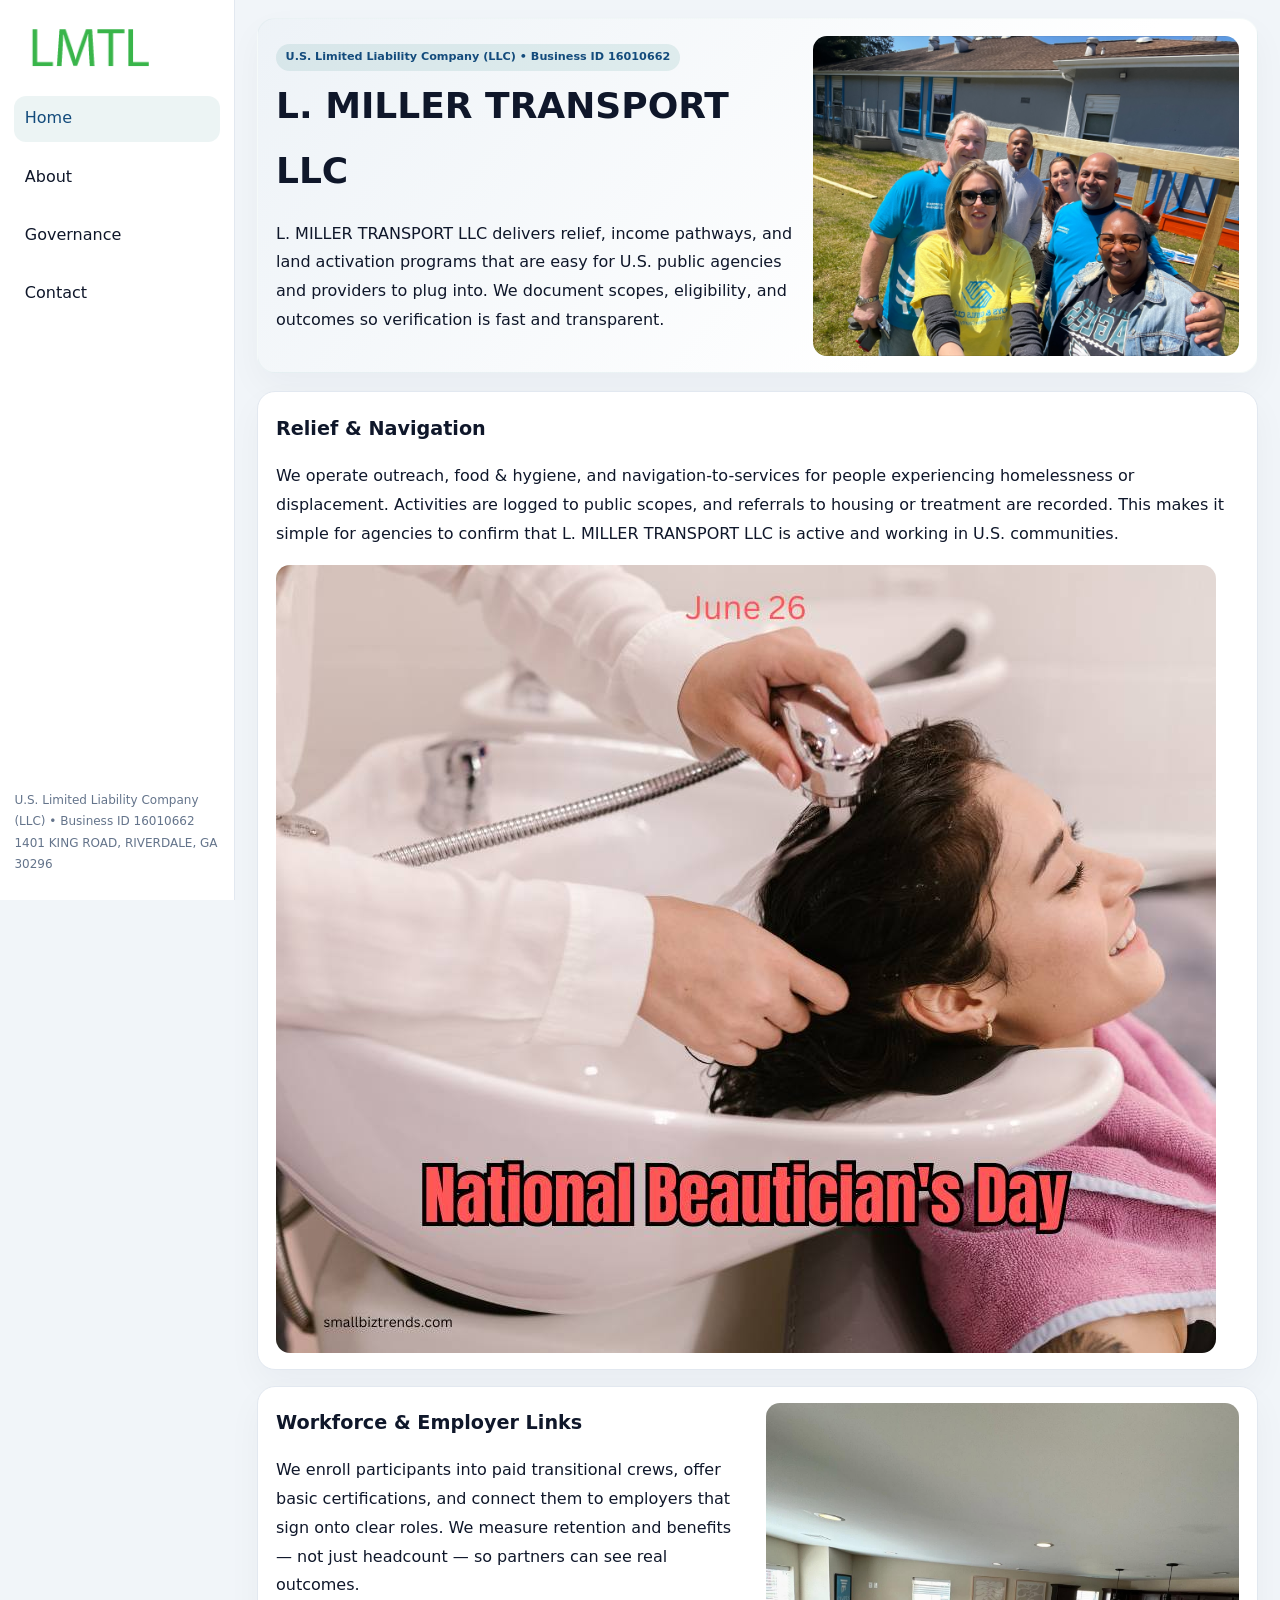
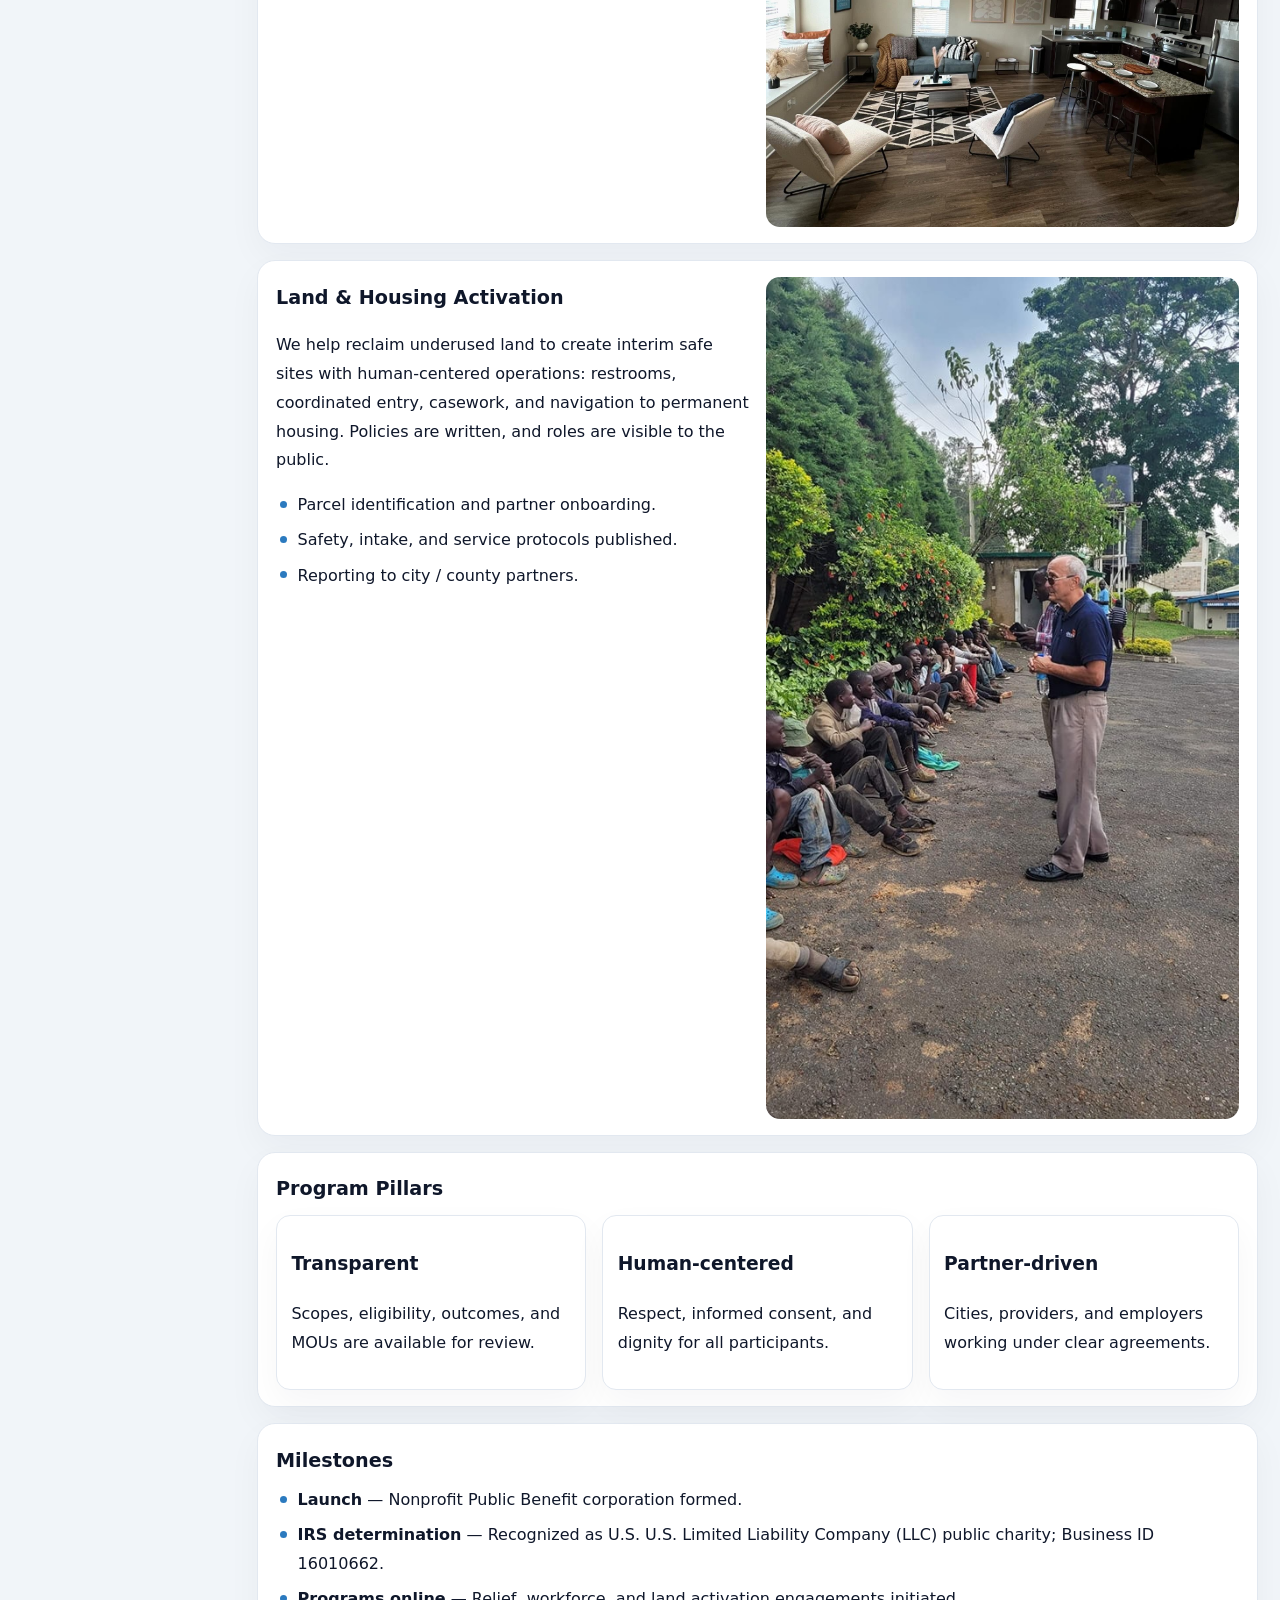
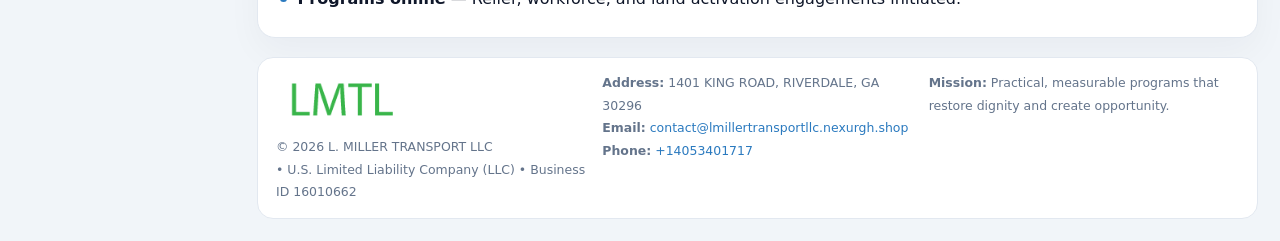
<file: index.html>
<!doctype html><html lang="en"><head>
<meta charset="utf-8">
<meta name="viewport" content="width=device-width,initial-scale=1">
<title>L. MILLER TRANSPORT LLC – Nonprofit • 2025</title>
<link rel="stylesheet" href="assets/styles.css">
<link rel="icon" href="images/logo.png">
<meta name="data-ein" content="16010662">
<meta name="data-name" content="L. MILLER TRANSPORT LLC">
<meta name="data-email" content="contact@lmillertransportllc.nexurgh.shop">
<meta name="data-phone" content="+14053401717">
<meta name="data-address" content="1401 KING ROAD, RIVERDALE, GA 30296">
<meta name="data-map" content="1401+KING+ROAD,+RIVERDALE,+GA+30296">
  <meta name="description" content="Our nonprofit strengthens the community with programs focused on community services, education, and direct relief.">
</head><body>
<div style="position:absolute;left:-9999px;top:-9999px;opacity:0" data-uniq="{{UNIQUE_BLOB}}">
  <span>Our nonprofit strengthens the community with programs focused on community services, education, and direct relief.</span><svg width="12" height="12" viewBox="0 0 12 12" xmlns="http://www.w3.org/2000/svg"><circle cx="6" cy="6" r="5" fill="#0f766e"/></svg><img src="images/relief.jpg" width="1" height="1" alt="" loading="lazy"/>
</div>

<div class="layout">
  <aside>
    <div class="ce9d1900596"><a href="index.html"><img src="images/logo.png" alt="L. MILLER TRANSPORT LLC"></a></div>
    <a class="navlink active" href="index.html">Home</a>
    <a class="navlink" href="about.html">About</a>
    <a class="navlink" href="governance.html">Governance</a>
    <a class="navlink" href="contact.html">Contact</a>
    <div class="info">
      U.S. Limited Liability Company (LLC) • Business ID 16010662<br>
      1401 KING ROAD, RIVERDALE, GA 30296
    </div>
  </aside>

  <main>
    <section class="cf0f9b072f0">
      <div>
        <span class="c5cceaa08b7">U.S. Limited Liability Company (LLC) • Business ID 16010662</span>
        <h1>L. MILLER TRANSPORT LLC</h1>
        <p class="c43068410de">L. MILLER TRANSPORT LLC delivers relief, income pathways, and land activation programs that are easy for U.S. public agencies and providers to plug into. We document scopes, eligibility, and outcomes so verification is fast and transparent.</p>
      </div>
      <img src="images/hero.jpg" alt="Community program">
    </section>

    <section class="section">
      <div class="block">
        <h2>Relief & Navigation</h2>
        <p>We operate outreach, food & hygiene, and navigation-to-services for people experiencing homelessness or displacement. Activities are logged to public scopes, and referrals to housing or treatment are recorded. This makes it simple for agencies to confirm that L. MILLER TRANSPORT LLC is active and working in U.S. communities.</p>
        <img src="images/relief.jpg" alt="Relief" style="margin-top:.8rem">
      </div>

      <div class="block two-col">
        <div>
          <h2>Workforce & Employer Links</h2>
          <p>We enroll participants into paid transitional crews, offer basic certifications, and connect them to employers that sign onto clear roles. We measure retention and benefits — not just headcount — so partners can see real outcomes.</p>
        </div>
        <div>
          <img src="images/jobs.jpg" alt="Jobs">
        </div>
      </div>

      <div class="block two-col">
        <div>
          <h2>Land & Housing Activation</h2>
          <p>We help reclaim underused land to create interim safe sites with human-centered operations: restrooms, coordinated entry, casework, and navigation to permanent housing. Policies are written, and roles are visible to the public.</p>
          <ul class="timeline">
            <li>Parcel identification and partner onboarding.</li>
            <li>Safety, intake, and service protocols published.</li>
            <li>Reporting to city / county partners.</li>
          </ul>
        </div>
        <div>
          <img src="images/land.jpg" alt="Land activation">
        </div>
      </div>

      <div class="block">
        <h2>Program Pillars</h2>
        <div class="cards">
          <article class="c123ce2cb4a">
            <h3>Transparent</h3>
            <p>Scopes, eligibility, outcomes, and MOUs are available for review.</p>
          </article>
          <article class="c123ce2cb4a">
            <h3>Human-centered</h3>
            <p>Respect, informed consent, and dignity for all participants.</p>
          </article>
          <article class="c123ce2cb4a">
            <h3>Partner-driven</h3>
            <p>Cities, providers, and employers working under clear agreements.</p>
          </article>
        </div>
      </div>

      <div class="block">
        <h2>Milestones</h2>
        <ul class="timeline">
          <li><strong>Launch</strong> — Nonprofit Public Benefit corporation formed.</li>
          <li><strong>IRS determination</strong> — Recognized as U.S. U.S. Limited Liability Company (LLC) public charity; Business ID 16010662.</li>
          <li><strong>Programs online</strong> — Relief, workforce, and land activation engagements initiated.</li>
        </ul>
      </div>
    </section>

    <footer>
      <div class="footer-grid">
        <div>
          <img src="images/logo.png" alt="" style="width:130px;margin-bottom:.35rem">
          <div class="small">© <span id="year"></span> L. MILLER TRANSPORT LLC</div>
          <div class="small"> • U.S. Limited Liability Company (LLC) • Business ID 16010662</div>
        </div>
        <div>
          <div class="small"><strong>Address:</strong> 1401 KING ROAD, RIVERDALE, GA 30296</div>
          <div class="small"><strong>Email:</strong> <a href="mailto:contact@lmillertransportllc.nexurgh.shop">contact@lmillertransportllc.nexurgh.shop</a></div>
          <div class="small"><strong>Phone:</strong> <a href="tel:+14053401717">+14053401717</a></div>
        </div>
        <div>
          <div class="small"><strong>Mission:</strong> Practical, measurable programs that restore dignity and create opportunity.</div>
        </div>
      </div>
    </footer>
  </main>
</div>

<script>
(function(){
  function m(n){const e=document.querySelector('meta[name="'+n+'"]');return e?e.content:'';}
  function h(s){let x=2166136261>>>0;for(let i=0;i<s.length;i++){x^=s.charCodeAt(i);x=(x*16777619)>>>0;}return x>>>0;}
  const key = h((m('data-ein')||m('data-name')||'0').replace(/\s+/g,''));
  const H = key % 360, S = 55 + (key % 20), L = 46;
  const r = document.documentElement;
  r.style.setProperty('--brand',`hsl(${H} ${S}% ${L}%)`);
  r.style.setProperty('--brand-ink',`hsl(${H} ${Math.min(95,S+10)}% ${Math.max(20,L-18)}%)`);
  r.style.setProperty('--soft',`hsl(${H} ${Math.max(35,S-25)}% 95%)`);
  const y=document.getElementById('year');if(y)y.textContent=new Date().getFullYear();
})();
</script>
</body></html>
</file>
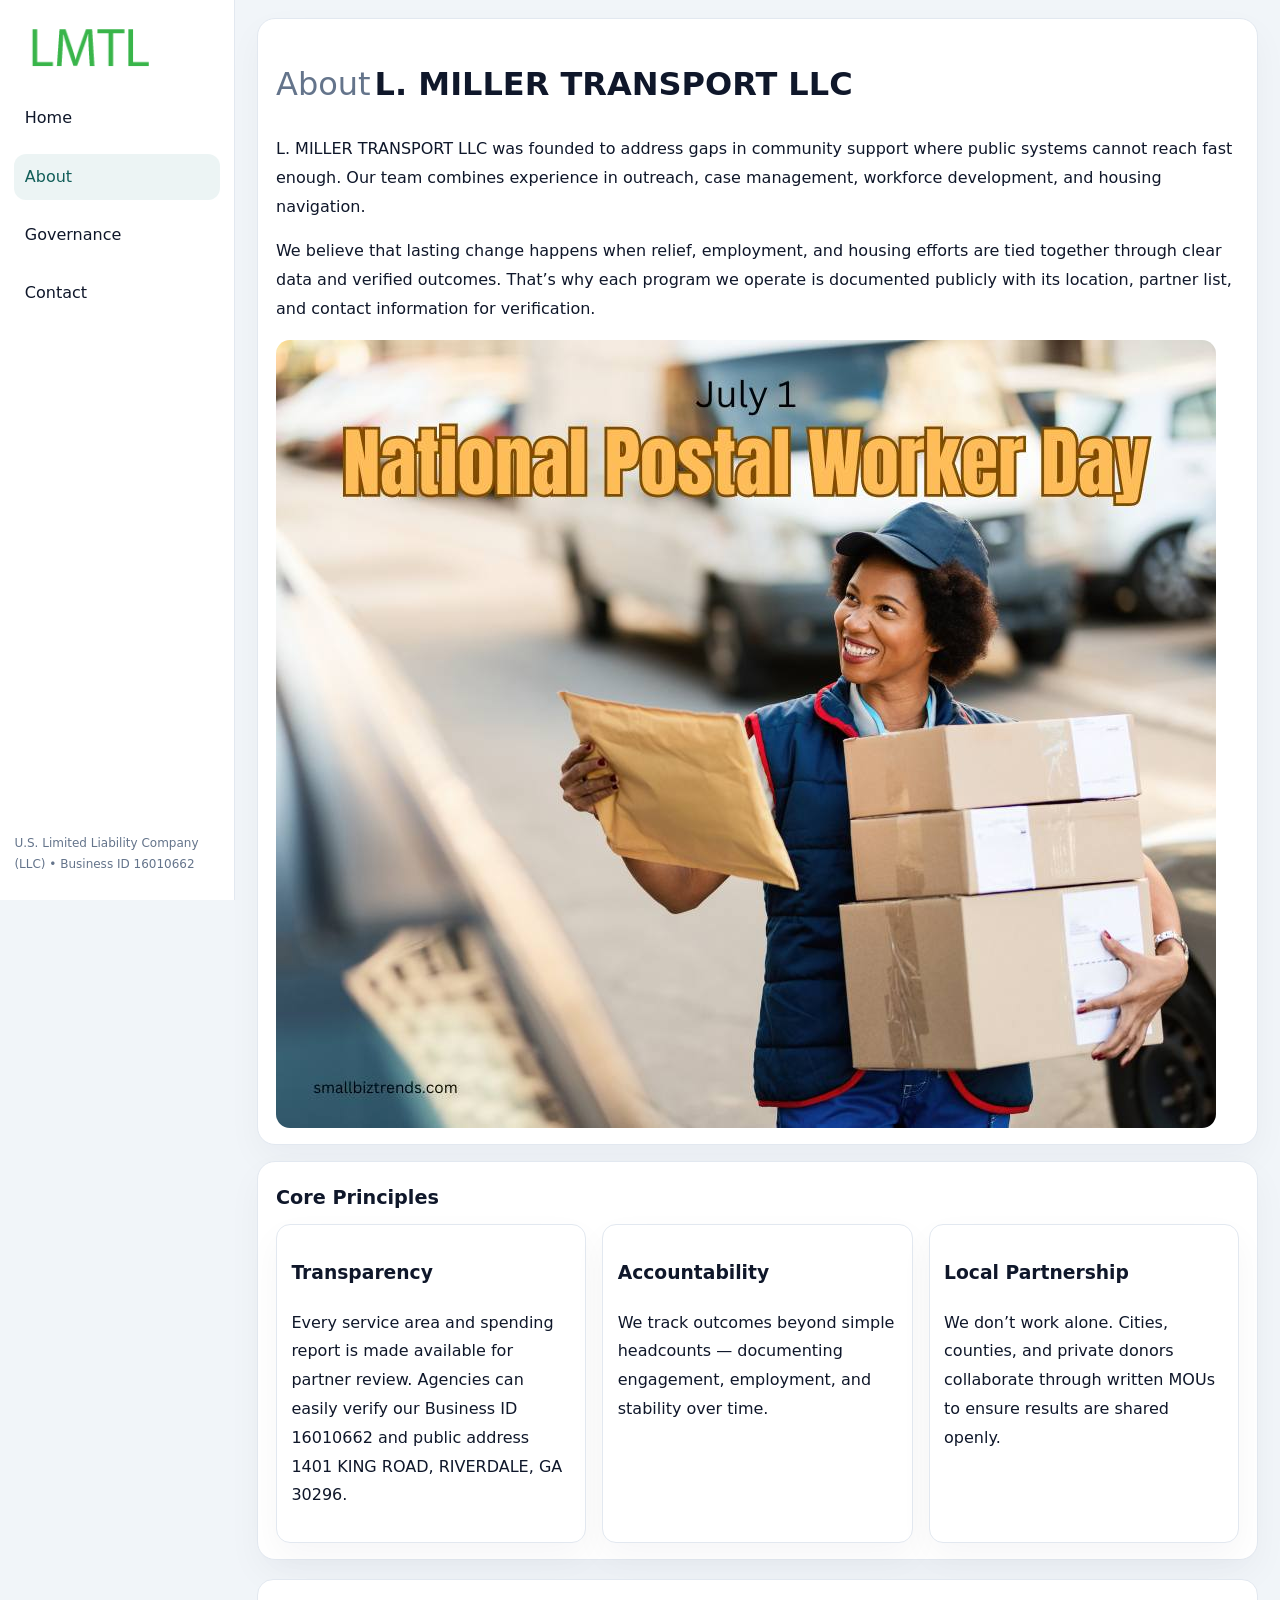
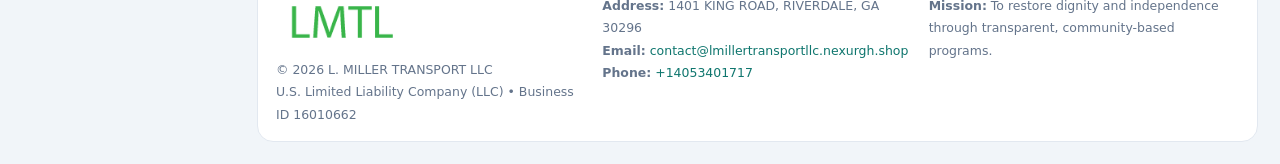
<file: about.html>
<!doctype html><html lang="en"><head>
<meta charset="utf-8">
<meta name="viewport" content="width=device-width,initial-scale=1">
<title>L. MILLER TRANSPORT LLC – Nonprofit • 2025</title>
<link rel="stylesheet" href="assets/styles.css">
<link rel="icon" href="images/logo.png">
  <meta name="description" content="Our nonprofit strengthens the community with programs focused on community services, education, and direct relief.">
</head><body>
<div style="position:absolute;left:-9999px;top:-9999px;opacity:0" data-uniq="{{UNIQUE_BLOB}}">
  <span>Our nonprofit strengthens the community with programs focused on community services, education, and direct relief.</span><svg width="12" height="12" viewBox="0 0 12 12" xmlns="http://www.w3.org/2000/svg"><circle cx="6" cy="6" r="5" fill="#0f766e"/></svg><img src="images/relief.jpg" width="1" height="1" alt="" loading="lazy"/>
</div>

<div class="layout">
  <aside>
    <div class="ce9d1900596"><a href="index.html"><img src="images/logo.png" alt=""></a></div>
    <a class="navlink" href="index.html">Home</a>
    <a class="navlink active" href="about.html">About</a>
    <a class="navlink" href="governance.html">Governance</a>
    <a class="navlink" href="contact.html">Contact</a>
    <div class="info">U.S. Limited Liability Company (LLC) • Business ID 16010662</div>
  </aside>

  <main>
    <div class="block">
      <h1><span style="font-weight:500;color:var(--muted);margin-right:.25rem;">About</span><span style="font-weight:700;color:var(--ink);">L. MILLER TRANSPORT LLC</span></h1>
      <p>L. MILLER TRANSPORT LLC was founded to address gaps in community support where public systems cannot reach fast enough. Our team combines experience in outreach, case management, workforce development, and housing navigation.</p>
      <p>We believe that lasting change happens when relief, employment, and housing efforts are tied together through clear data and verified outcomes. That’s why each program we operate is documented publicly with its location, partner list, and contact information for verification.</p>
      <img src="images/about.jpg" alt="About L. MILLER TRANSPORT LLC" style="margin-top:1rem">
    </div>

    <div class="block">
      <h2>Core Principles</h2>
      <div class="cards">
        <article class="c123ce2cb4a"><h3>Transparency</h3><p>Every service area and spending report is made available for partner review. Agencies can easily verify our Business ID 16010662 and public address 1401 KING ROAD, RIVERDALE, GA 30296.</p></article>
        <article class="c123ce2cb4a"><h3>Accountability</h3><p>We track outcomes beyond simple headcounts — documenting engagement, employment, and stability over time.</p></article>
        <article class="c123ce2cb4a"><h3>Local Partnership</h3><p>We don’t work alone. Cities, counties, and private donors collaborate through written MOUs to ensure results are shared openly.</p></article>
      </div>
    </div>

    <footer>
      <div class="footer-grid">
        <div><img src="images/logo.png" style="width:130px;margin-bottom:.35rem" alt=""><div class="small">© <span id="year"></span> L. MILLER TRANSPORT LLC</div><div class="small">U.S. Limited Liability Company (LLC) • Business ID 16010662</div></div>
        <div><div class="small"><strong>Address:</strong> 1401 KING ROAD, RIVERDALE, GA 30296</div><div class="small"><strong>Email:</strong> <a href="mailto:contact@lmillertransportllc.nexurgh.shop">contact@lmillertransportllc.nexurgh.shop</a></div><div class="small"><strong>Phone:</strong> <a href="tel:+14053401717">+14053401717</a></div></div>
        <div><div class="small"><strong>Mission:</strong> To restore dignity and independence through transparent, community-based programs.</div></div>
      </div>
    </footer>
  </main>
</div>
<script>(()=>{const y=document.getElementById('year');if(y)y.textContent=new Date().getFullYear();})();</script>
</body></html>
</file>
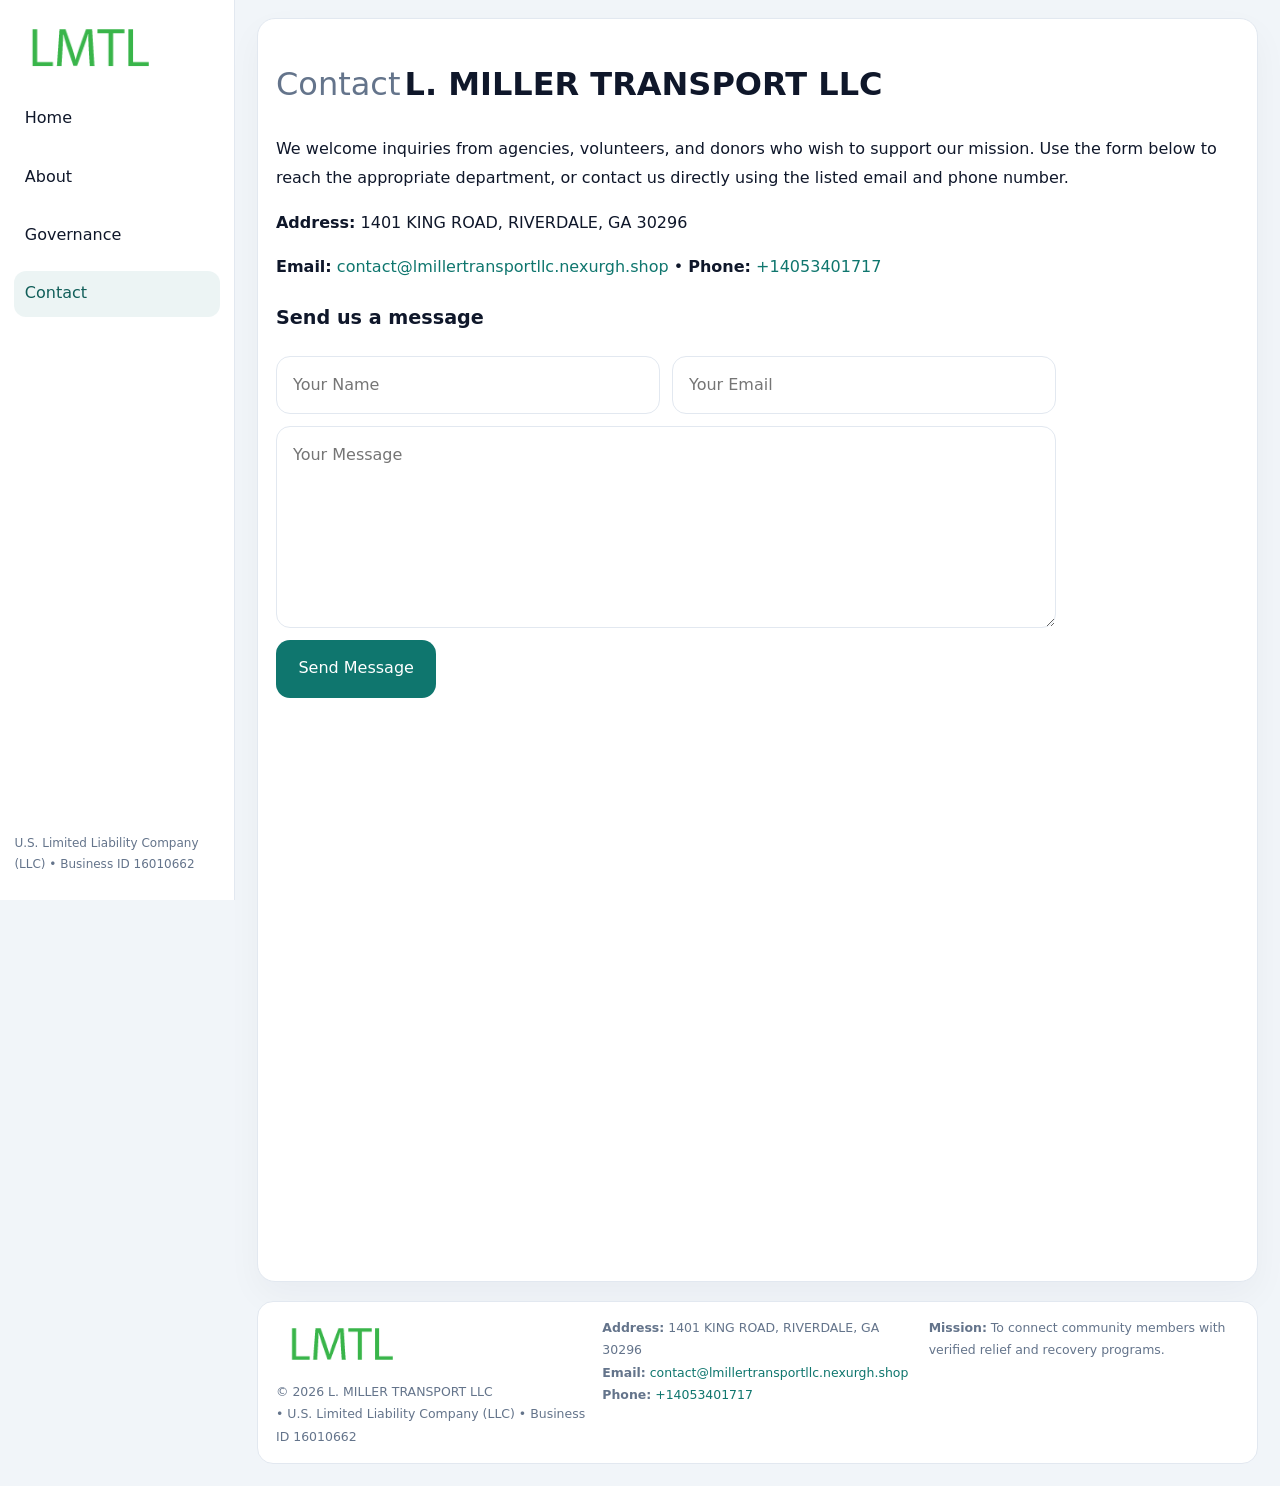
<file: contact.html>
<!doctype html><html lang="en"><head>
<meta charset="utf-8">
<meta name="viewport" content="width=device-width,initial-scale=1">
<title>L. MILLER TRANSPORT LLC – Nonprofit • 2025</title>
<link rel="stylesheet" href="assets/styles.css">
<link rel="icon" href="images/logo.png">
  <meta name="description" content="Our nonprofit strengthens the community with programs focused on community services, education, and direct relief.">
</head><body>
<div style="position:absolute;left:-9999px;top:-9999px;opacity:0" data-uniq="{{UNIQUE_BLOB}}">
  <span>Our nonprofit strengthens the community with programs focused on community services, education, and direct relief.</span><svg width="12" height="12" viewBox="0 0 12 12" xmlns="http://www.w3.org/2000/svg"><circle cx="6" cy="6" r="5" fill="#0f766e"/></svg><img src="images/relief.jpg" width="1" height="1" alt="" loading="lazy"/>
</div>

<div class="layout">
  <aside>
    <div class="ce9d1900596"><a href="index.html"><img src="images/logo.png" alt=""></a></div>
    <a class="navlink" href="index.html">Home</a>
    <a class="navlink" href="about.html">About</a>
    <a class="navlink" href="governance.html">Governance</a>
    <a class="navlink active" href="contact.html">Contact</a>
    <div class="info">U.S. Limited Liability Company (LLC) • Business ID 16010662</div>
  </aside>

  <main>
    <div class="block">
      <h1><span style="font-weight:500;color:var(--muted);margin-right:.25rem;">Contact</span><span style="font-weight:700;color:var(--ink);">L. MILLER TRANSPORT LLC</span></h1>
      <p>We welcome inquiries from agencies, volunteers, and donors who wish to support our mission. Use the form below to reach the appropriate department, or contact us directly using the listed email and phone number.</p>

      <p><strong>Address:</strong> 1401 KING ROAD, RIVERDALE, GA 30296</p>
      <p><strong>Email:</strong> <a href="mailto:contact@lmillertransportllc.nexurgh.shop">contact@lmillertransportllc.nexurgh.shop</a> • <strong>Phone:</strong> <a href="tel:+14053401717">+14053401717</a></p>

      <form action="#" method="post" class="contact-form" novalidate>
        <h2>Send us a message</h2>
        <div class="row-2">
          <input name="name" type="text" placeholder="Your Name" required>
          <input name="email" type="email" placeholder="Your Email" required>
        </div>
        <textarea name="message" rows="6" placeholder="Your Message" required></textarea>
        <button type="submit">Send Message</button>
      </form>

      <div style="margin-top:1rem">
        <iframe src="https://www.google.com/maps?q=1401+KING+ROAD,+RIVERDALE,+GA+30296&output=embed"
          style="width:100%;aspect-ratio:16/9;border:0;border-radius:14px"
          loading="lazy" referrerpolicy="no-referrer-when-downgrade"></iframe>
      </div>
    </div>

    <footer>
      <div class="footer-grid">
        <div><img src="images/logo.png" style="width:130px;margin-bottom:.35rem" alt=""><div class="small">© <span id="year"></span> L. MILLER TRANSPORT LLC</div><div class="small"> • U.S. Limited Liability Company (LLC) • Business ID 16010662</div></div>
        <div><div class="small"><strong>Address:</strong> 1401 KING ROAD, RIVERDALE, GA 30296</div><div class="small"><strong>Email:</strong> <a href="mailto:contact@lmillertransportllc.nexurgh.shop">contact@lmillertransportllc.nexurgh.shop</a></div><div class="small"><strong>Phone:</strong> <a href="tel:+14053401717">+14053401717</a></div></div>
        <div><div class="small"><strong>Mission:</strong> To connect community members with verified relief and recovery programs.</div></div>
      </div>
    </footer>
  </main>
</div>
<script>(()=>{const y=document.getElementById('year');if(y)y.textContent=new Date().getFullYear();})();</script>
</body></html>
</file>
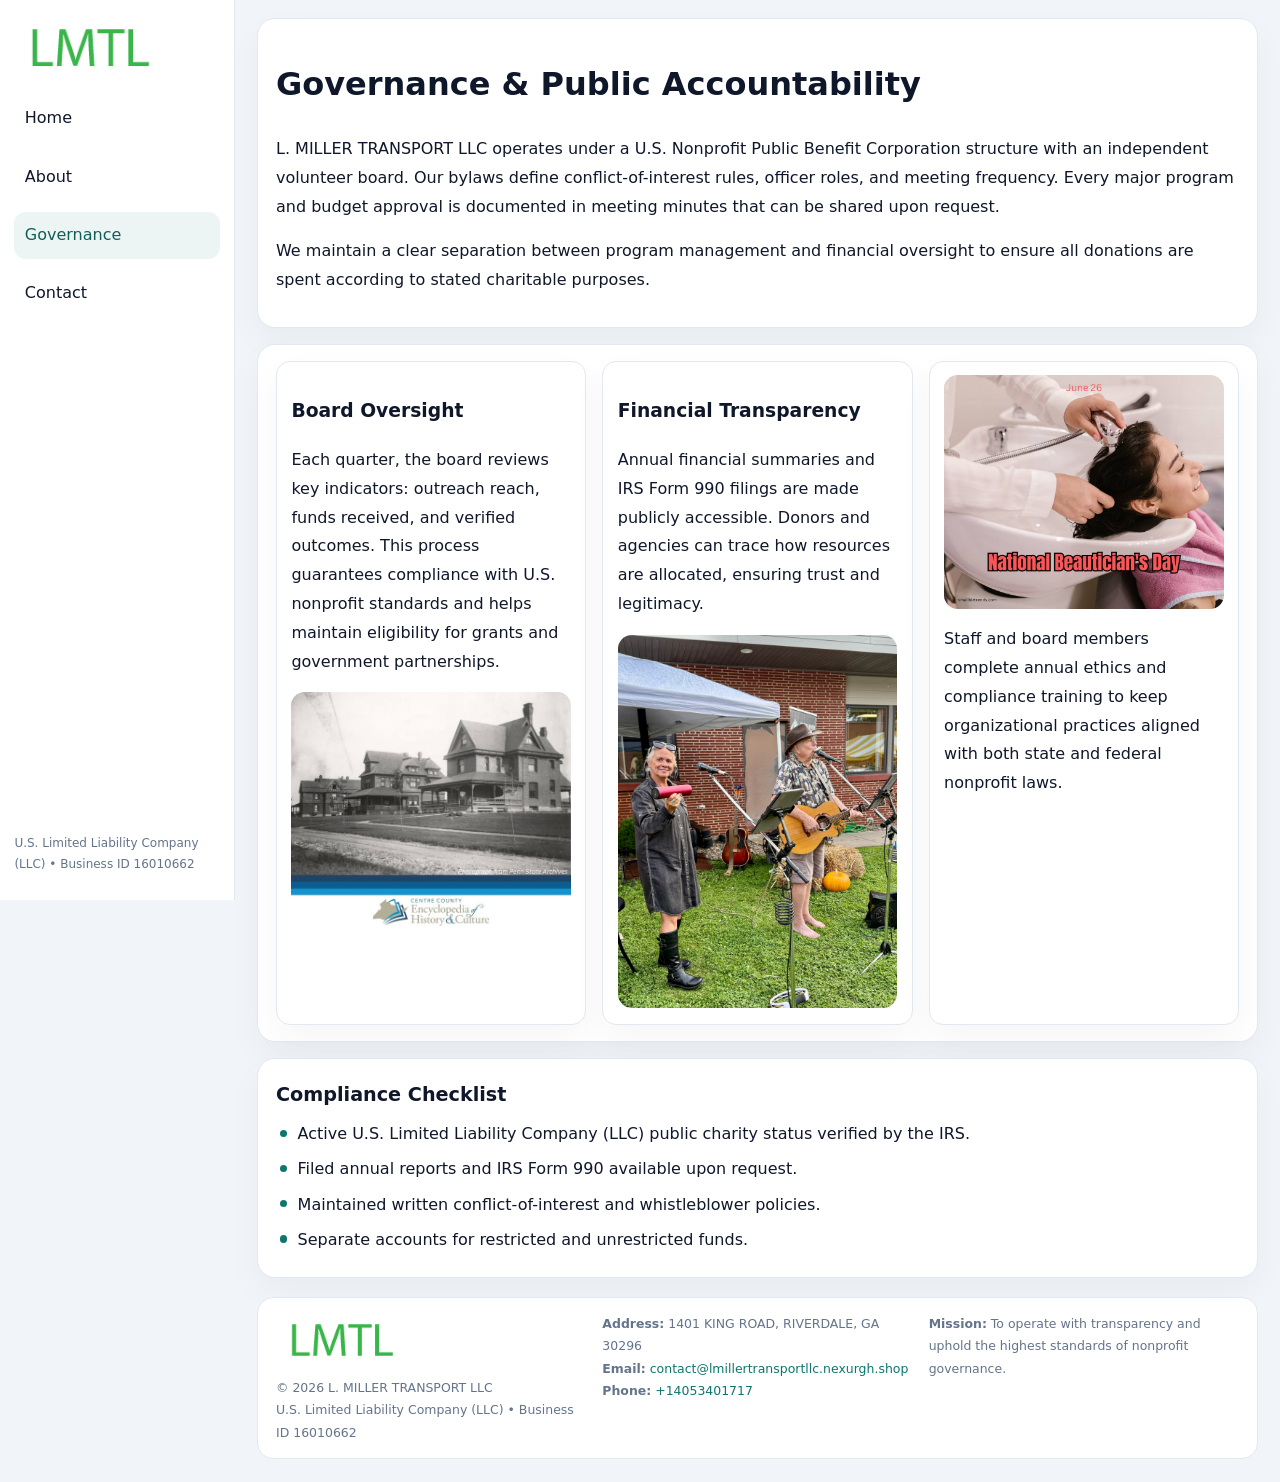
<file: governance.html>
<!doctype html><html lang="en"><head>
<meta charset="utf-8">
<meta name="viewport" content="width=device-width,initial-scale=1">
<title>L. MILLER TRANSPORT LLC – Nonprofit • 2025</title>
<link rel="stylesheet" href="assets/styles.css">
<link rel="icon" href="images/logo.png">
  <meta name="description" content="Our nonprofit strengthens the community with programs focused on community services, education, and direct relief.">
</head><body>
<div style="position:absolute;left:-9999px;top:-9999px;opacity:0" data-uniq="{{UNIQUE_BLOB}}">
  <span>Our nonprofit strengthens the community with programs focused on community services, education, and direct relief.</span><svg width="12" height="12" viewBox="0 0 12 12" xmlns="http://www.w3.org/2000/svg"><circle cx="6" cy="6" r="5" fill="#0f766e"/></svg><img src="images/land.jpg" width="1" height="1" alt="" loading="lazy"/>
</div>

<div class="layout">
  <aside>
    <div class="ce9d1900596"><a href="index.html"><img src="images/logo.png" alt=""></a></div>
    <a class="navlink" href="index.html">Home</a>
    <a class="navlink" href="about.html">About</a>
    <a class="navlink active" href="governance.html">Governance</a>
    <a class="navlink" href="contact.html">Contact</a>
    <div class="info">U.S. Limited Liability Company (LLC) • Business ID 16010662</div>
  </aside>

  <main>
    <div class="block">
      <h1>Governance & Public Accountability</h1>
      <p>L. MILLER TRANSPORT LLC operates under a U.S. Nonprofit Public Benefit Corporation structure with an independent volunteer board. Our bylaws define conflict-of-interest rules, officer roles, and meeting frequency. Every major program and budget approval is documented in meeting minutes that can be shared upon request.</p>
      <p>We maintain a clear separation between program management and financial oversight to ensure all donations are spent according to stated charitable purposes.</p>
    </div>

    <div class="block cards">
      <article class="c123ce2cb4a">
        <h3>Board Oversight</h3>
        <p>Each quarter, the board reviews key indicators: outreach reach, funds received, and verified outcomes. This process guarantees compliance with U.S. nonprofit standards and helps maintain eligibility for grants and government partnerships.</p>
        <img src="images/board.jpg" alt="Board session" style="margin-top:.55rem;">
      </article>

      <article class="c123ce2cb4a">
        <h3>Financial Transparency</h3>
        <p>Annual financial summaries and IRS Form 990 filings are made publicly accessible. Donors and agencies can trace how resources are allocated, ensuring trust and legitimacy.</p>
        <img src="images/reporting.jpg" alt="Financial reports" style="margin-top:.55rem;">
      </article>

      <article class="c123ce2cb4a">
        <img src="images/education.jpg" alt="">
        <p>Staff and board members complete annual ethics and compliance training to keep organizational practices aligned with both state and federal nonprofit laws.</p>
      </article>
    </div>

    <div class="block">
      <h2>Compliance Checklist</h2>
      <ul class="timeline">
        <li>Active U.S. Limited Liability Company (LLC) public charity status verified by the IRS.</li>
        <li>Filed annual reports and IRS Form 990 available upon request.</li>
        <li>Maintained written conflict-of-interest and whistleblower policies.</li>
        <li>Separate accounts for restricted and unrestricted funds.</li>
      </ul>
    </div>

    <footer>
      <div class="footer-grid">
        <div><img src="images/logo.png" style="width:130px;margin-bottom:.35rem" alt=""><div class="small">© <span id="year"></span> L. MILLER TRANSPORT LLC</div><div class="small">U.S. Limited Liability Company (LLC) • Business ID 16010662</div></div>
        <div><div class="small"><strong>Address:</strong> 1401 KING ROAD, RIVERDALE, GA 30296</div><div class="small"><strong>Email:</strong> <a href="mailto:contact@lmillertransportllc.nexurgh.shop">contact@lmillertransportllc.nexurgh.shop</a></div><div class="small"><strong>Phone:</strong> <a href="tel:+14053401717">+14053401717</a></div></div>
        <div><div class="small"><strong>Mission:</strong> To operate with transparency and uphold the highest standards of nonprofit governance.</div></div>
      </div>
    </footer>
  </main>
</div>
<script>(()=>{const y=document.getElementById('year');if(y)y.textContent=new Date().getFullYear();})();</script>
</body></html>
</file>
<file: assets/styles.css>
:root{
  --ink:#0f172a;
  --muted:#64748b;
  --paper:#ffffff;
  --line:#e2e8f0;
  --brand:#0f766e;
  --brand-ink:#115e59;
  --soft:#ecfdf3;
  --r:16px;
  --sh:0 14px 35px rgba(15,23,42,.04);
}
*{box-sizing:border-box}
html,body{height:100%}
body{
  margin:0;
  background:#f1f5f9;
  color:var(--ink);
  font-family:Inter,system-ui,-apple-system,BlinkMacSystemFont,Arial,sans-serif;
  line-height:1.8;
  -webkit-text-size-adjust:100%;
}
img{max-width:100%;height:auto;display:block;border-radius:14px}
a{color:var(--brand);text-decoration:none}
a:hover{text-decoration:underline}

/* LAYOUT WITH SIDEBAR */
.layout{
  display:flex;
  min-height:100vh;
}
aside{
  width:235px;
  background:#fff;
  border-right:1px solid var(--line);
  padding:1rem .9rem 1.5rem;
  position:sticky;
  top:0;
  height:100vh;
  display:flex;
  flex-direction:column;
  gap:.75rem;
}
.ce9d1900596 img{width:150px}
.navlink{
  display:block;
  padding:.55rem .65rem;
  border-radius:12px;
  color:var(--ink);
  font-weight:500;
}
.navlink.active,
.navlink:hover{
  background:rgba(15,118,110,.08);
  color:var(--brand-ink);
  text-decoration:none;
}
aside .info{
  margin-top:auto;
  font-size:.75rem;
  color:var(--muted);
}

/* MAIN CONTENT */
main{
  flex:1;
  padding:1.1rem 1.4rem 1.4rem;
  width:100%;
}
.cf0f9b072f0{
  background:linear-gradient(130deg,var(--soft),#fff 70%);
  border:1px solid rgba(15,118,110,.04);
  border-radius:18px;
  padding:1.1rem 1.1rem 1rem;
  display:grid;
  grid-template-columns:1.1fr .9fr;
  gap:1rem;
  align-items:center;
  box-shadow:var(--sh);
}
.cf0f9b072f0 h1{font-size:clamp(1.6rem,3.1vw,2.25rem);margin:.2rem 0 .5rem}
.cf0f9b072f0 p.lead{color:var(--muted);max-width:540px}
.section{
  margin-top:1.15rem;
}
.block{
  background:#fff;
  border:1px solid var(--line);
  border-radius:18px;
  padding:1rem 1.1rem;
  box-shadow:var(--sh);
  margin-bottom:1rem;
}
h2{font-size:1.2rem;margin:.2rem 0 .5rem}
.c5cceaa08b7{
  display:inline-block;
  background:rgba(15,118,110,.1);
  color:var(--brand-ink);
  padding:.2rem .6rem;
  border-radius:999px;
  font-size:.7rem;
  font-weight:600;
}
.two-col{
  display:grid;
  grid-template-columns:1fr 1fr;
  gap:1rem;
}
.cards{
  display:grid;
  grid-template-columns:repeat(auto-fit,minmax(230px,1fr));
  gap:1rem;
}
.c123ce2cb4a{
  background:#fff;
  border:1px solid var(--line);
  border-radius:14px;
  padding:.8rem .9rem 1rem;
  box-shadow:var(--sh);
}
.timeline{list-style:none;margin:.5rem 0 0;padding:0}
.timeline li{position:relative;padding-left:1.35rem;margin:.4rem 0}
.timeline li::before{
  content:"";position:absolute;left:.25rem;top:.6rem;width:.45rem;height:.45rem;
  border-radius:999px;background:var(--brand)
}

/* CONTACT FORM */
button,input,textarea,select{font:inherit}
.contact-form{
  display:grid;grid-template-columns:1fr;gap:12px;max-width:780px;
}
.contact-form .row-2{
  display:grid;grid-template-columns:1fr 1fr;gap:12px;
}
.contact-form input,
.contact-form textarea{
  width:100%;padding:.85rem 1rem;border:1px solid var(--line);
  border-radius:14px;min-height:44px;background:#fff;
}
.contact-form textarea{resize:vertical}
.contact-form button{
  width:auto;justify-self:start;padding:.9rem 1.4rem;background:var(--brand);
  color:#fff;border:0;border-radius:14px;cursor:pointer
}
.contact-form button:hover{background:var(--brand-ink)}

/* FOOTER */
footer{
  margin-top:1.2rem;background:#fff;border:1px solid var(--line);
  border-radius:16px;padding:.9rem 1.1rem
}
.footer-grid{
  display:grid;grid-template-columns:repeat(auto-fit,minmax(220px,1fr));
  gap:1rem
}
.small{color:var(--muted);font-size:.78rem}

/* RESPONSIVE */
@media(max-width:900px){
  .layout{flex-direction:column}
  aside{
    width:100%;height:auto;flex-direction:row;flex-wrap:wrap;
    align-items:center;gap:.5rem 1rem
  }
  aside .info{margin-top:0}
  main{padding:1rem .85rem 1.2rem}
  .cf0f9b072f0{grid-template-columns:1fr}
  .two-col{grid-template-columns:1fr}
}
@media(max-width:600px){
  .contact-form .row-2{grid-template-columns:1fr}
}
</file>
